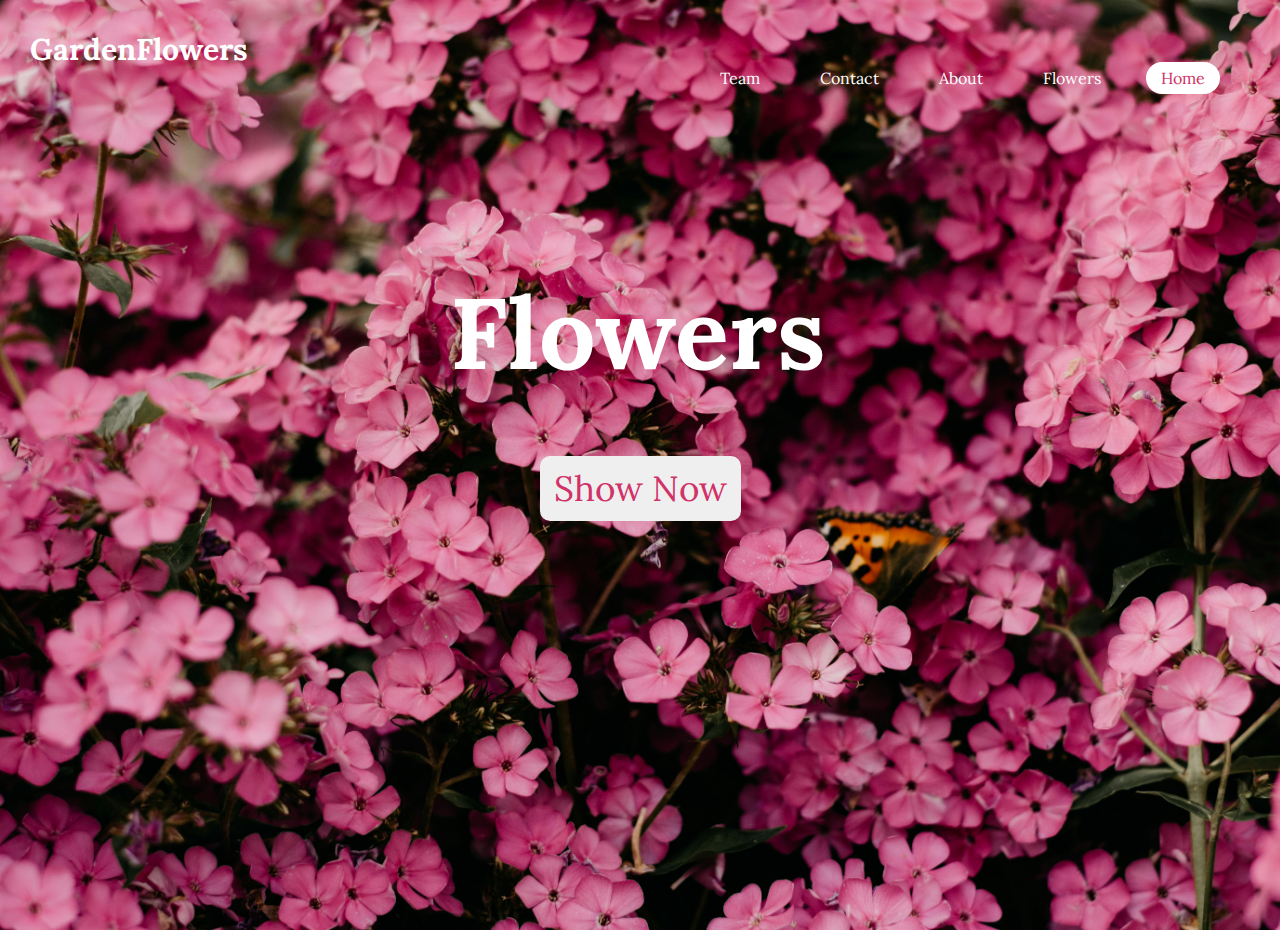
<file: index.html>
<!DOCTYPE html>
<html lang="en">
<head>
    <meta charset="UTF-8">
    <meta name="viewport" content="width=device-width, intial-scale=1.0">
    <title>GardenFlowers | Home</title>
    <link rel="stylesheet" href="index.css">
    
</head>
<body>
    
    <div>
        <header>
         <h2 class="logo" style="font-size: 30px; color: white;">GardenFlowers</h2>
        
           <ul>
            <li><a href="index.html" id="active">Home</a></li>
            <li><a href="flowers.html">Flowers</a></li>
            <li><a href="about.html">About</a></li>
            <li><a href="contact.html">Contact</a></li>
            <li><a href="team.html">Team</a></li>
           </ul>
        
        </header>
    </div>
    <div id="middal">
       <h1 style="color: white;font-size: 100px;margin:60px;">Flowers</h1>
       <button><a href="flowers.html">Show Now</a></button>
    </div>




</body>
</html>
</file>
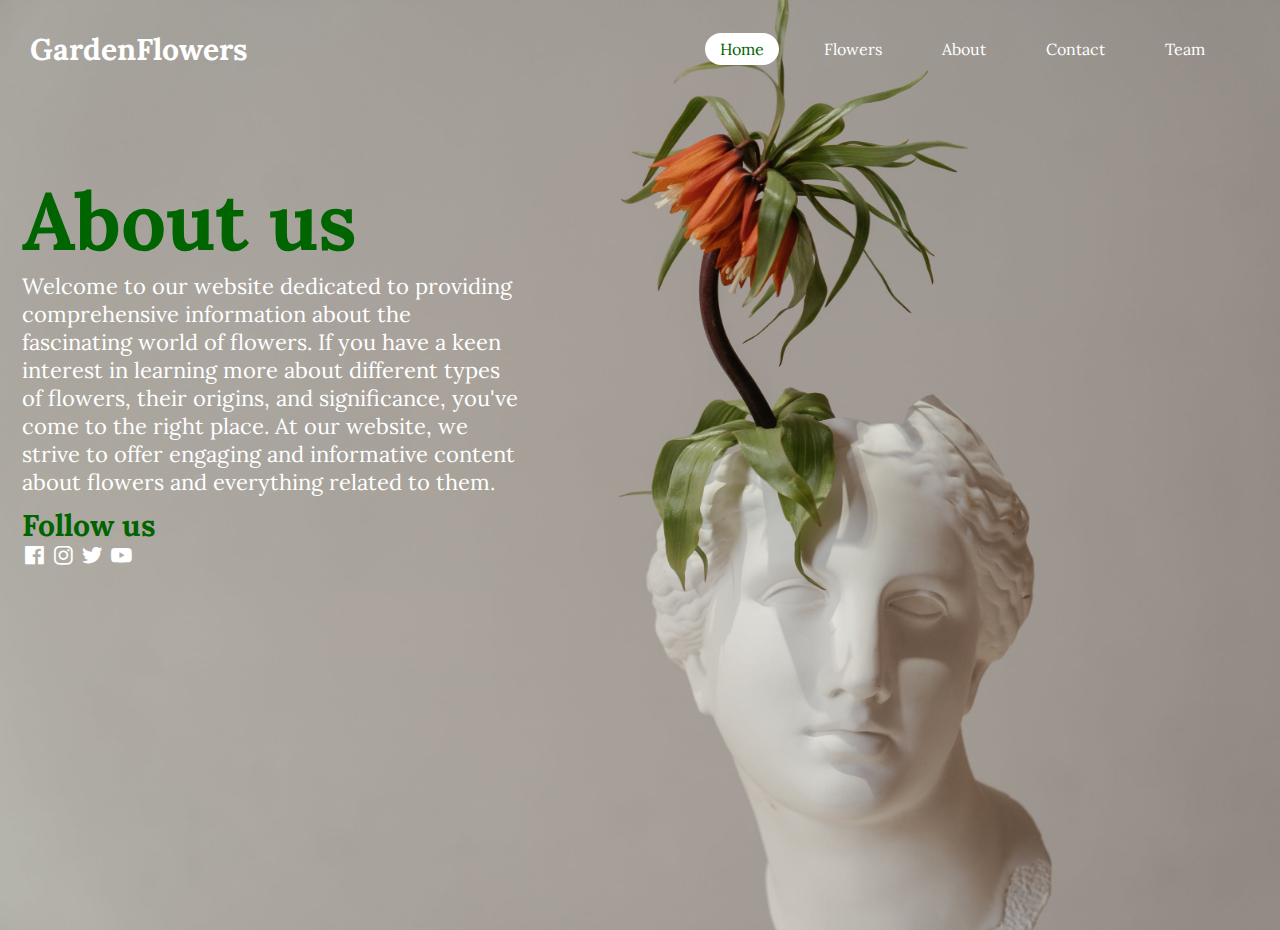
<file: about.html>
<!DOCTYPE html>
<html lang="en">
<head>
    <meta charset="UTF-8">
    <meta name="viewport" content="width=device-width, initial-scale=1.0">
    <link rel="preconnect" href="https://fonts.googleapis.com">
<link rel="preconnect" href="https://fonts.gstatic.com" crossorigin>
<link href="https://fonts.googleapis.com/css2?family=Lora:wght@700&display=swap" rel="stylesheet">
<link href='https://unpkg.com/boxicons@2.1.4/css/boxicons.min.css' rel='stylesheet'>

    <title>GardenFlowers | About</title>

    <style>
 *{
    margin: 0;
    padding: 0; 
    font-family:'Lora' ;
}
body{
   background-image: url(pexels-cottonbro-studio-4272613.jpg) ;background-size: cover;
   height: 100vh;
   background-repeat: no-repeat;
}

a{
    text-decoration: none;
    color: white;
}
header{
    display: flex;
    justify-content: space-between;
    align-items: center;
    margin: 30px;
}

header ul {
    display: flex;
    justify-content: center;
    align-items: center;
    list-style: none;
   
}
header ul li{
    margin-right:30px ;
}
header ul li a{
    padding: 6px 15px ;
    border-radius:20px ;
}
header ul li a:hover,#active{
  background: #fff;
  color:  darkgreen;
}
.middal{
    width:1000px ;height:500 ; margin: 20px;padding: 2px;margin-top: 100px;color: #fff;
}
.middal1{
    width: 500px ;height: 250px;
}
.middal1 p{
    font-size: 22px;
  
}
.middal1 h2{
    padding-top:10px ; color: darkgreen;font-size: 30px;
}



    </style>

</head>
<body>
    <div>
        <header>
         <h2><a href="index.html" class="logo" style="font-size: 30px;">GardenFlowers</a></h2>
           <ul>
            <li><a href="index.html" id="active">Home</a></li>
            <li><a href="flowers.html">Flowers</a></li>
            <li><a href="about.html">About</a></li>
            <li><a href="contact.html">Contact</a></li>
            <li><a href="team.html">Team</a></li>
           </ul>
        </header>
    </div> 
    <div class="middal">
        <h1 style="font-size: 80px;color: darkgreen">About us</h1>
        <div class="middal1">
            <p>Welcome to our website dedicated to providing comprehensive information about the fascinating world of flowers.
                 If you have a keen interest in learning more about different types of flowers, their origins, and significance,
                  you've come to the right place. 
                 At our website, we strive to offer engaging and informative content about flowers and everything related to them.</p>
                  <h2>Follow us</h2>
                  <a href="#"><i class='bx bxl-facebook-square bx-sm'></i></a>
                  <a href="#"><i class='bx bxl-instagram bx-sm'></i></a>
                  <a href="#"><i class='bx bxl-twitter bx-sm'></i></a>
                  <a href="#"><i class='bx bxl-youtube bx-sm'></i></a>
                  
        </div>

    </div>
</body>
</html>
</file>
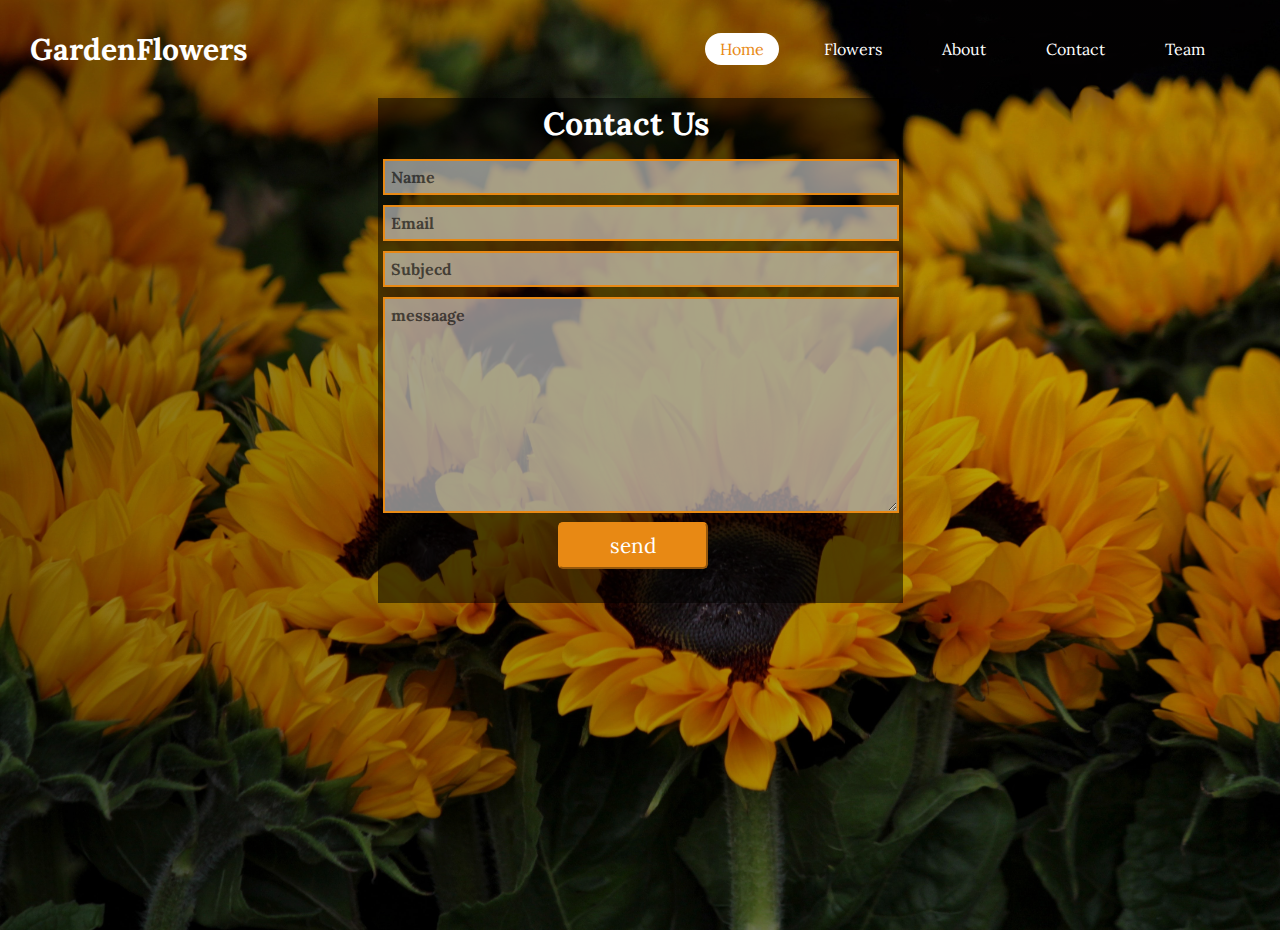
<file: contact.html>
<!DOCTYPE html>
<html lang="en">
<head>
    <meta charset="UTF-8">
    <meta name="viewport" content="width=device-width, initial-scale=1.0">
    <link rel="preconnect" href="https://fonts.googleapis.com">
<link rel="preconnect" href="https://fonts.gstatic.com" crossorigin>
<link href="https://fonts.googleapis.com/css2?family=Lora:wght@700&display=swap" rel="stylesheet">

    <title>GardenFlowers | Contact</title>

    <style>
*{
    margin: 0;
    padding: 0; 
    font-family:'Lora' ;
}
body{
    justify-content: center;
    align-items: center;
    height: 100vh;
    background-image:linear-gradient( to right ,rgba(0, 0, 0, 0.475),rgba(0, 0, 0, 0.237)), url(pexels-pixabay-54267.jpg);
    background-size: cover;
    background-repeat: no-repeat;
}


a{
    text-decoration: none;
    color: white;
}
header{
    display: flex;
    justify-content: space-between;
    align-items: center;
    margin: 30px;
}

header ul {
    display: flex;
    justify-content: center;
    align-items: center;
    list-style: none;
   
}
header ul li{
    margin-right:30px ;
}
header ul li a{
    padding: 6px 15px ;
    border-radius:20px ;
}
header ul li a:hover,#active{
  background: #fff;
  color: rgb(232, 137, 20);
}

  /*-----form-----*/
.contact{
    background-color: #00000087;
    width: 500px; 
    height: 500px;
    padding-right:20px;
    padding-left:5px;
    padding-top: 5px;
     margin: auto;

    
}
.contact input:nth-child(-n+3),textarea{
    width: 100%;
    margin: 5px 0px;
    padding: 6px;
    border: 2px solid rgb(232, 137, 20);
    outline: none;
    font-size: 1rem;
    font-weight: bold;
    background-color: rgba(255, 255, 255, 0.516);
}
button{
    padding: 8px;
    width: 150px;
    cursor: pointer;
    background-color: rgb(232, 137, 20);
    color: white;
   border-color:rgb(232, 137, 20) ;
    font-size: 1.3rem;
    margin-left: 35%;
    border-radius: 5px; 
}
button:hover{
    background-color: transparent;
    border-color: #fff;
}
 /*------chrome/opera------*/
 ::-webkit-input-placeholder{
    color: #00000097;
    font-size: 1rem;
    font-weight: bold;
 }
 /*-----firefox----*/
 ::-moz-placeholder{
    color: #00000071;
    font-size: 1rem;
    font-weight: bold;
 }


    </style>
</head>
<body>
    <div>
        <header>
         <h2><a href="index.html" class="logo" style="font-size: 30px;">GardenFlowers</a></h2>
           <ul>
            <li><a href="index.html" id="active">Home</a></li>
            <li><a href="flowers.html">Flowers</a></li>
            <li><a href="about.html">About</a></li>
            <li><a href="contact.html">Contact</a></li>
            <li><a href="team.html">Team</a></li>
           </ul>
           
        </header>
    </div>
    <div class="contact">
        <h1 style="color: #fff;margin-left: 32%;padding-bottom: 10px;">Contact Us</h1>
        <form>
         <input type="text"  name="name" placeholder="Name">
         <input type="email"  name="email" placeholder="Email" pattern="[a-z0-9._%+\-]+@[a-z0-9.\-]+\.[a-z]{2,}$" >
         <input type="text" name="Subjecd"placeholder="Subjecd" >
         <textarea name="messaage"placeholder="messaage" cols="30" rows="10"></textarea>
         <button type="submit">send</button>
        </form>
     </div>

</body>
</html>
</file>
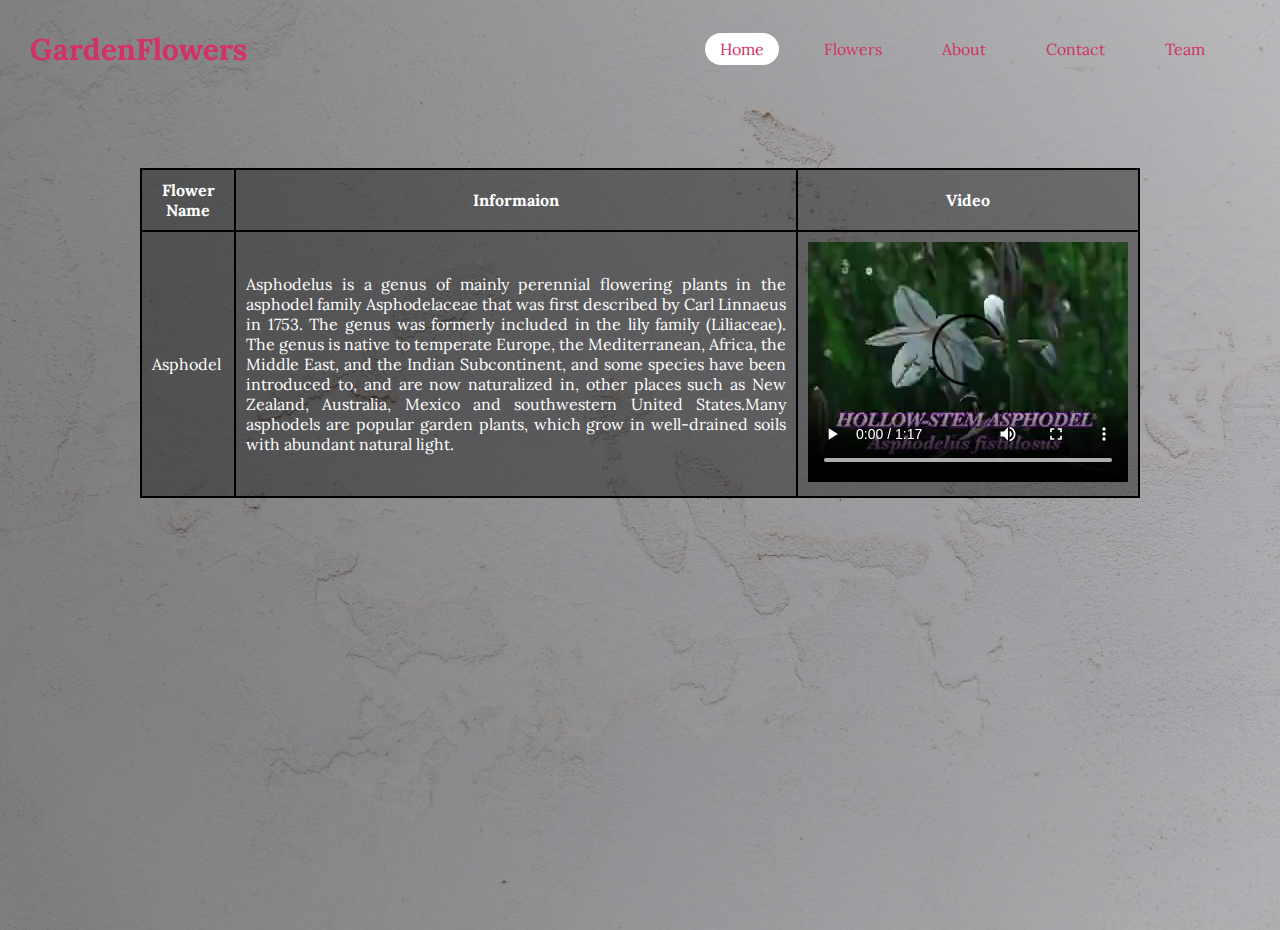
<file: FlowerAsphodel.html>
<!DOCTYPE html>
<html lang="en">
<head>
    <meta charset="UTF-8">
    <meta name="viewport" content="width=device-width, initial-scale=1.0">
    <link rel="preconnect" href="https://fonts.googleapis.com">
<link rel="preconnect" href="https://fonts.gstatic.com" crossorigin>
<link href="https://fonts.googleapis.com/css2?family=Lora:wght@700&display=swap" rel="stylesheet">

    <title>Flower Asphodel</title>
    <style>
*{
    margin: 0;
    padding: 0; 
    font-family:'Lora' ;
}
body{
    background-image:linear-gradient( to right ,rgba(0, 0, 0, 0.475),rgba(0, 0, 0, 0.237)), url(background.jpg);
    background-size: cover;
    height: 100vh;
    background-repeat: no-repeat;
   
}

a{
    text-decoration: none;
    color: #d13267;
}
header{
    display: flex;
    justify-content: space-between;
    align-items: center;
    margin: 30px;
}

header ul {
    display: flex;
    justify-content: center;
    align-items: center;
    list-style: none;
   
}
header ul li{
    margin-right:30px ;
}
header ul li a{
    padding: 6px 15px ;
    border-radius:20px ;
}
header ul li a:hover,#active{
  background: #fff;
  color: #d13267;
}
#table{
 width: 1000px; height: 500px ; margin: auto; margin-top: 100px;overflow-x: auto;
}
table, td, th {  
  border: 2px solid black;
  text-align: center;
}

table {
  border-collapse: collapse;
  width: 100%;
  height: 250px;
  background-color: rgba(0, 0, 0, 0.379);
}

th, td {
  padding: 10px;
  color: white;
}
td{
    text-align: justify;
}
  
  </style>
</head>
<body>
    <div>
        <header>
         <h2><a href="index.html" class="logo" style="font-size: 30px;">GardenFlowers</a></h2>
           <ul>
            <li><a href="index.html" id="active">Home</a></li>
            <li><a href="flowers.html">Flowers</a></li>
            <li><a href="about.html">About</a></li>
            <li><a href="contact.html">Contact</a></li>
            <li><a href="team.html">Team</a></li>
           </ul>
        </header>
    </div>
    
    <div id="table">
        <table>
            <tr>
              <th>Flower Name</th>
              <th>Informaion</th>
              <th>Video</th>
            </tr>
            <tr>
                <td>Asphodel</td>
                <td>Asphodelus is a genus of mainly perennial flowering plants in the asphodel family Asphodelaceae that was first described by Carl Linnaeus in 1753.
                   The genus was formerly included in the lily family (Liliaceae).
                 The genus is native to temperate Europe,
                  the Mediterranean, Africa, the Middle East, and the Indian Subcontinent,
                 and some species have been introduced to, and are now naturalized in, 
                 other places such as New Zealand, Australia, Mexico and southwestern United States.Many asphodels are popular garden plants,
                 which grow in well-drained soils with abundant natural light.</td>
                <td><video src="Asph.mp4" width="320" height="240" controls></video></td>
           </tr>         
              
      </div>
     
</body>
</html>
</file>
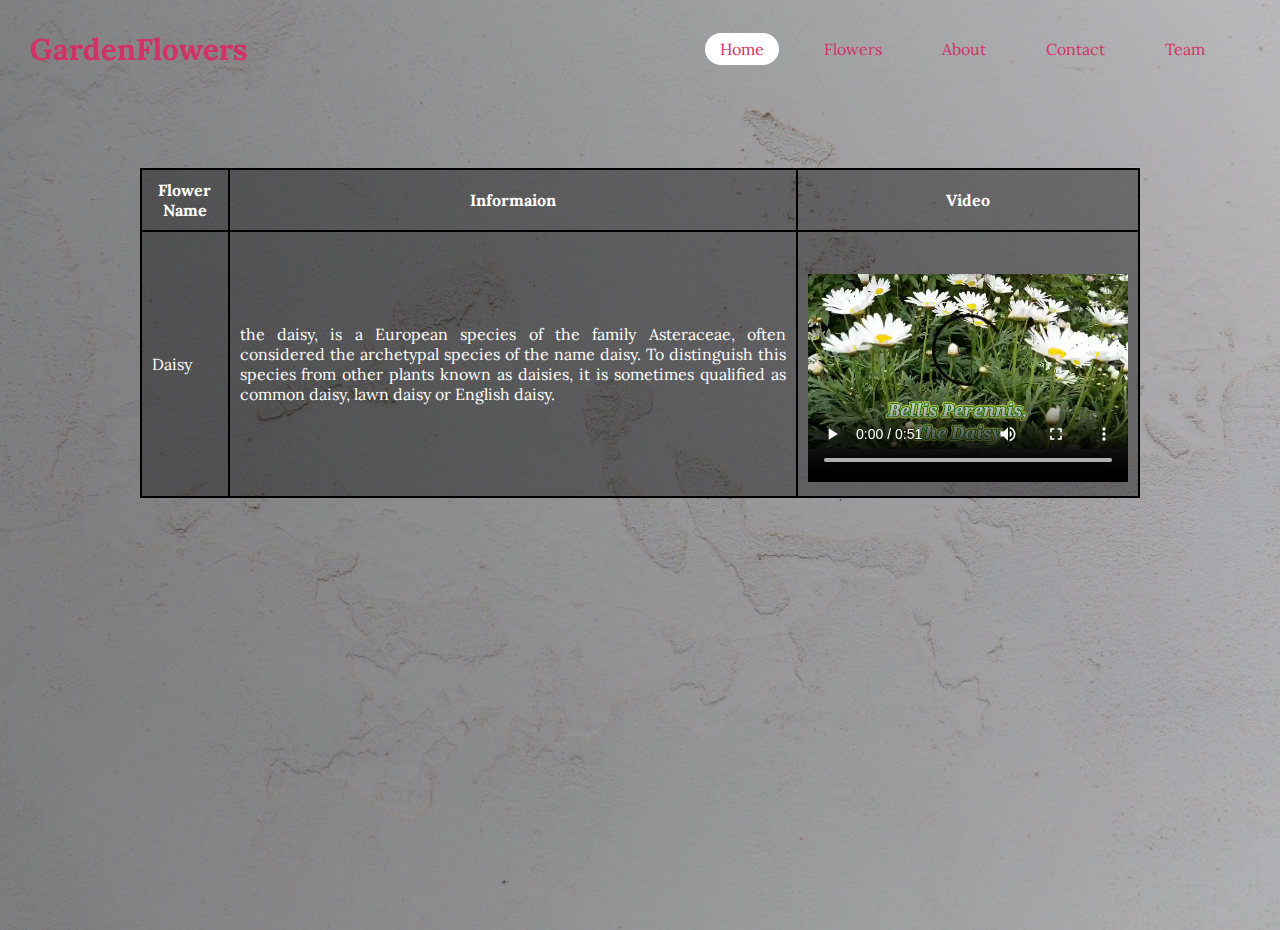
<file: flowerdaisy.html>
<!DOCTYPE html>
<html lang="en">
<head>
    <meta charset="UTF-8">
    <meta name="viewport" content="width=device-width, initial-scale=1.0">
    <link rel="preconnect" href="https://fonts.googleapis.com">
<link rel="preconnect" href="https://fonts.gstatic.com" crossorigin>
<link href="https://fonts.googleapis.com/css2?family=Lora:wght@700&display=swap" rel="stylesheet">

    <title>Flower Daisy</title>
    <style>
*{
    margin: 0;
    padding: 0; 
    font-family:'Lora' ;
}
body{
    background-image:linear-gradient( to right ,rgba(0, 0, 0, 0.475),rgba(0, 0, 0, 0.237)), url(background.jpg);
    background-size: cover;
    height: 100vh;
    background-repeat: no-repeat;
   
}

a{
    text-decoration: none;
    color: #d13267;
}
header{
    display: flex;
    justify-content: space-between;
    align-items: center;
    margin: 30px;
}

header ul {
    display: flex;
    justify-content: center;
    align-items: center;
    list-style: none;
   
}
header ul li{
    margin-right:30px ;
}
header ul li a{
    padding: 6px 15px ;
    border-radius:20px ;
}
header ul li a:hover,#active{
  background: #fff;
  color: #d13267;
}
#table{
 width: 1000px; height: 500px ; margin: auto; margin-top: 100px;overflow-x: auto;
}
table, td, th {  
  border: 2px solid black;
  text-align: center;
}

table {
  border-collapse: collapse;
  width: 100%;
  height: 250px;
  background-color: rgba(0, 0, 0, 0.379);
}

th, td {
  padding: 10px;
  color: white;
}
td{
    text-align: justify;
}
  
  </style>
</head>
<body>
    <div>
        <header>
         <h2><a href="index.html" class="logo" style="font-size: 30px;">GardenFlowers</a></h2>
           <ul>
            <li><a href="index.html" id="active">Home</a></li>
            <li><a href="flowers.html">Flowers</a></li>
            <li><a href="about.html">About</a></li>
            <li><a href="contact.html">Contact</a></li>
            <li><a href="team.html">Team</a></li>
           </ul>
        </header>
    </div>
    
    <div id="table">
        <table>
            <tr>
              <th>Flower Name</th>
              <th>Informaion</th>
              <th>Video</th>
            </tr>
            <tr>
              <td>Daisy</td>
              <td>the daisy, is a European species of the family Asteraceae,
                often considered the archetypal species of the name daisy. 
                To distinguish this species from other plants known as daisies,
                 it is sometimes qualified as common daisy, lawn daisy or English daisy.</td>
              <td><video src="Daisy.mp4" width="320" height="240" controls></video></td>
            </tr>
            
        
            
    </div>
   
</body>
</html>
</file>
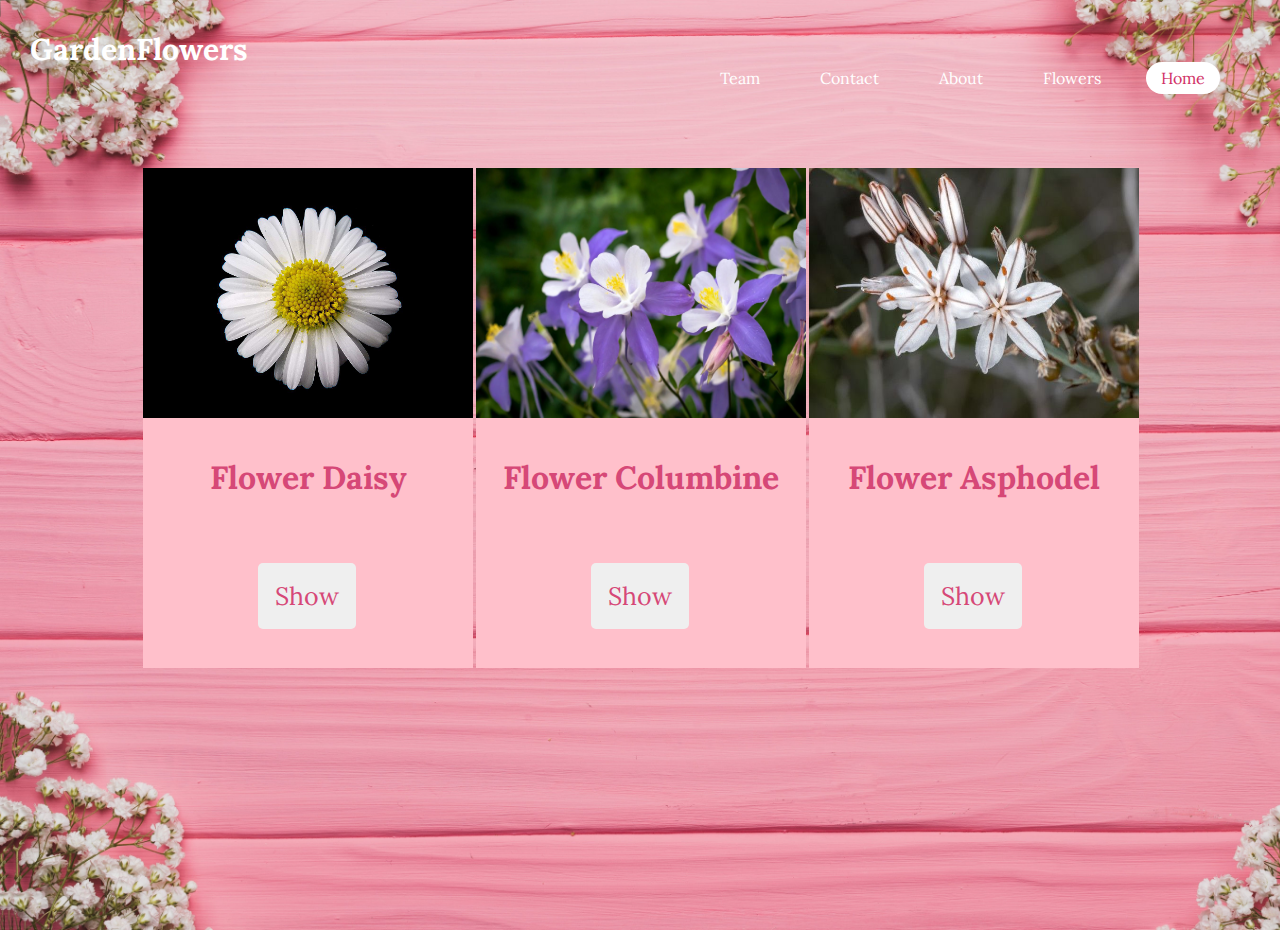
<file: flowers.html>
<!DOCTYPE html>
<html lang="en">
<head>
    <meta charset="UTF-8">
    <meta name="viewport" content="width=device-width, intial-scale=1.0">
    <title>GardenFlowers | Flowers</title>
    <link rel="stylesheet" href="flowers.css">
</head>
<body>
    <div>
        <header>
         <h2><a href="index.html" class="logo" style="font-size: 30px;">GardenFlowers</a></h2>
           <ul>
            <li><a href="index.html" id="active">Home</a></li>
            <li><a href="flowers.html">Flowers</a></li>
            <li><a href="about.html">About</a></li>
            <li><a href="contact.html">Contact</a></li>
            <li><a href="team.html">Team</a></li>
           </ul>
        </header>
    </div>
  <div class="flowers">
   <div class="flowers1"> 
    <img src="flower daisy.jpg" width="330px" height="250">
     <h1>Flower Daisy</h1>
     <button><a href="flowerdaisy.html" target="_blank">Show</a></button>
</div>
<div class="flowers2">
    <img src="flower clumbine.jpg" width="330px" height="250">
     <h1>Flower Columbine</h1>
     <button><a href="flowercolumbine.html" target="_blank">Show</a></button>
</div>
<div class="flowers3">
    <img src="flower asphodel.jpg" width="330px" height="250">
      <h1 style="text-align: center;">Flower Asphodel</h1>
      <button><a href="FlowerAsphodel.html" target="_blank">Show</a></button>
</div>
  </div>

  
    
</body>
</html>
</file>
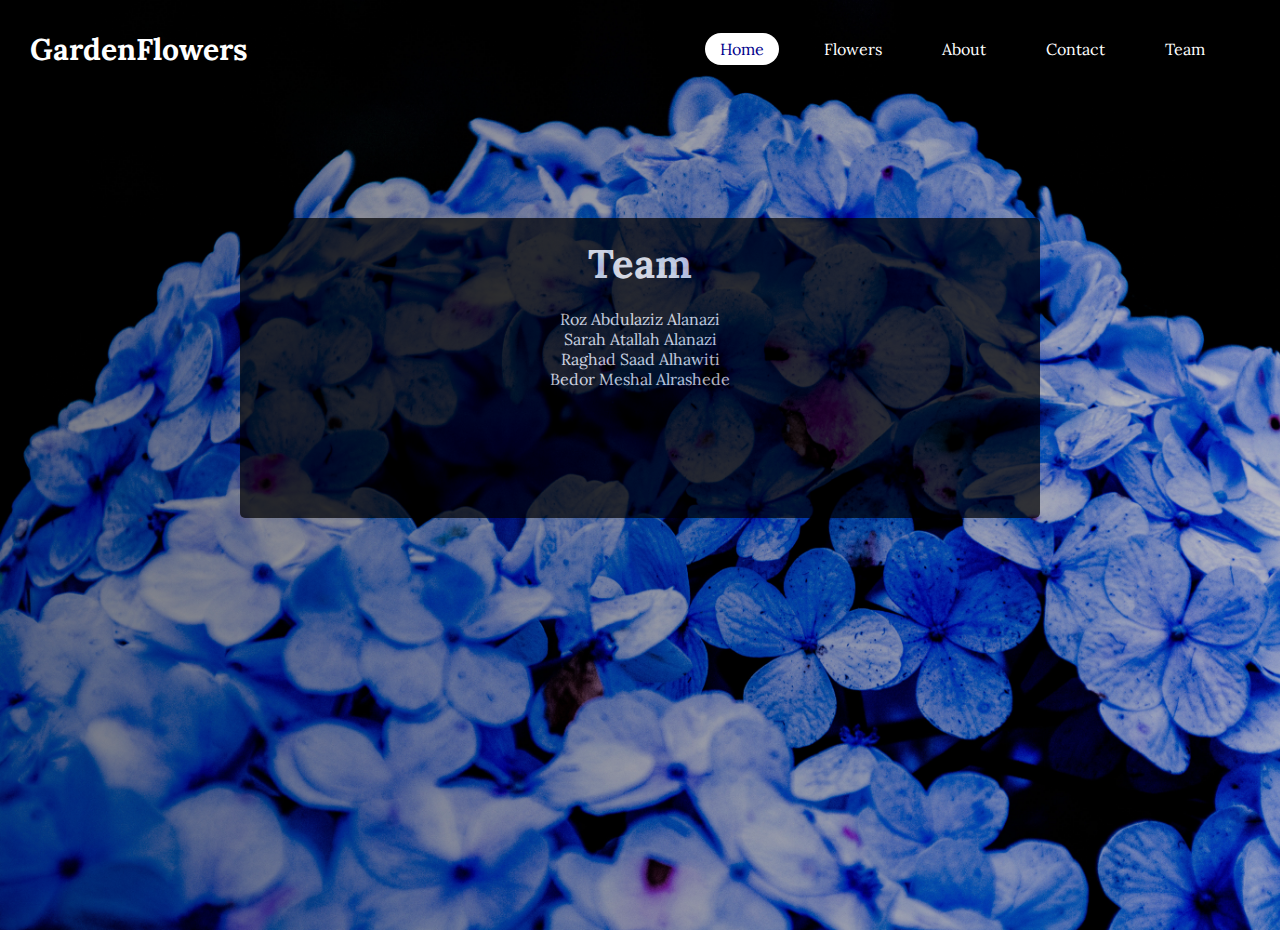
<file: team.html>
<!DOCTYPE html>
<html lang="en">
<head>
    <meta charset="UTF-8">
    <meta name="viewport" content="width=device-width, initial-scale=1.0">
    <link rel="preconnect" href="https://fonts.googleapis.com">
<link rel="preconnect" href="https://fonts.gstatic.com" crossorigin>
<link href="https://fonts.googleapis.com/css2?family=Lora:wght@700&display=swap" rel="stylesheet">

    <title>GardenFlowers | Team</title>
    <style>
*{
    margin: 0;
    padding: 0; 
    font-family:'Lora' ;
}
body{
    background-image:linear-gradient( to right ,rgba(0, 0, 0, 0.475),rgba(0, 0, 0, 0.237)), url(pexels-azzam-faruqi-587881.jpg);
    background-size: cover;
    height: 100vh;
    background-repeat: no-repeat;
   
}

a{
    text-decoration: none;
    color: white;
}
header{
    display: flex;
    justify-content: space-between;
    align-items: center;
    margin: 30px;
}

header ul {
    display: flex;
    justify-content: center;
    align-items: center;
    list-style: none;
   
}
header ul li{
    margin-right:30px ;
}
header ul li a{
    padding: 6px 15px ;
    border-radius:20px ;
}
header ul li a:hover,#active{
  background: #fff;
  color: darkblue;
}
#team{
    background-color: #000;
    width:800px ;
    height:300px ;
    margin: auto;  padding:0px; margin-top:  150px;
    border-radius: 5px;
    opacity: 0.7;
}
#team  h1{
    color: #fff;
    text-align: center;
    padding-top: 20px;
    font-size: 40px;
}
#team ul{
    color: #fff;
    text-align: center;
   padding-top: 20px;
   list-style-type: none;
    
    
}


    </style>
</head>
<body>
    <div>
        <header>
         <h2><a href="index.html" class="logo" style="font-size: 30px;">GardenFlowers</a></h2>
           <ul>
            <li><a href="index.html" id="active">Home</a></li>
            <li><a href="flowers.html">Flowers</a></li>
            <li><a href="about.html">About</a></li>
            <li><a href="contact.html">Contact</a></li>
            <li><a href="team.html">Team</a></li>
           </ul>
        </header>
    </div>

    <div id="team">
        <h1>Team</h1>
        <ul id="randomList">
            <li> Sarah Atallah Alanazi</li>
            <li> Bedor Meshal Alrashede</li>
            <li> Raghad Saad Alhawiti</li>
            <li> Roz Abdulaziz Alanazi</li>
        </ul>
    </div>
    <script>
        window.onload=function(){
            shuffleList();
        };
        function shuffleList(){
            var ul = document.getElementById('randomList'); 
            for (var i = ul.children.length;i>=0;i--)
            {
                ul.appendChild(ul.children[Math.random()*i|0]);

            }
        } 
    </script>
</body>
</html>
</file>
<file: index.css>
@import url('https://fonts.googleapis.com/css2?family=Lora:wght@700&display=swap');

@media screen and (max-width: 768px) {
    .logo{
    float: none;
    text-align: center;
  }
 header ul li {
      float: none;
      text-align: center;

  }

  #middal button{
    float: none;
    text-align: center;
  } 

   }
body{
    background-image:
     url(pexels-irina-iriser-1408221.jpg);
     background-size: cover;
     height: 100vh;
     background-repeat: no-repeat;
    
}
*{
    margin: 0;
    padding: 0; 
    font-family:'Lora' ;
  
}

a{
    text-decoration: none;
    color: white;
}
header{
    
    justify-content: space-between;
    align-items: center;
    margin: 30px;
}

header ul {
    justify-content: center;
    align-items: center;
    list-style-type: none;
   
}
header ul li{
    float: right;
    margin-right:30px ;  
   
}
header ul li a{
    padding: 6px 15px ;
    border-radius:20px ;
}
header ul li a:hover,#active{
  background: #fff;
  color: rgb(209, 50, 103);
}

#middal{
    width: 500px; height: 300px; margin: auto;  padding:0px; margin-top:  200px;
}

#middal button{
    font-size: 35px;
    padding: 8px 12px;
      margin-left: 150px;
     border-radius: 10px;
     border: 2px solid transparent;
      
      
}
#middal button a{
    color: rgb(209, 50, 103);
    cursor:pointer ;
}
#middal button a:hover{
    color:white;
}

#middal button:hover{
    background-color: transparent;
    border-color: #fff;
}
</file>
<file: flowers.css>
@import url('https://fonts.googleapis.com/css2?family=Lora:wght@700&display=swap');



@media screen and (max-width: 768px) {
    .logo{
    float: none;
    text-align: center;
  }
 header ul li {
      float: none;
      text-align: center;

  }

  .flowers{
    float:none ;
    text-align: left;
    display: inline;
    
  } 

   }
*{
    margin: 0;
    padding: 0; 
    font-family:'Lora' ;
}
body{
    background-image: url(pexels-pixabay-414660.jpg);
    background-size: cover;
   height: 100vh;
    background-repeat: no-repeat;
}



a{
    text-decoration: none;
    color: white;
}
header{
    
    justify-content: space-between;
    align-items: center;
    margin: 30px;
}

header ul {
    
    justify-content: center;
    align-items: center;
    list-style-type: none;
   
}
header ul li{
    margin-right:30px ;
    float: right;
}
header ul li a{
    padding: 6px 15px ;
    border-radius:20px ;
}
header ul li a:hover,#active{
  background: #fff;
  color: #d13267;
}

.flowers{
     width: 1000px; height: 500px ; margin: auto; margin-top: 100px;
}
.flowers1{
    width: 330px; height: 500px ; background-color: pink; margin: auto; float: left;margin-left: 3px;
}
.flowers2{
    width: 330px; height: 500px ; background-color: pink; margin: auto; float: left;margin-left: 3px;
}
.flowers3{
    width: 330px; height: 500px ; background-color: pink; margin: auto; float: left;margin-left: 3px;
}
.flowers h1{
    text-align: center; padding: 15px;margin-top: 20px; color: #d64877; 
}
.flowers button{
    font-size: 25px;
    padding: 15px;
    margin-top: 50px;
    margin-left: 115px;
     border-radius: 5px;
     border: 2px solid transparent;
     
}
.flowers a{
color: #d64877;
}

.flowers button:hover {
   background-color: black;
}
</file>
